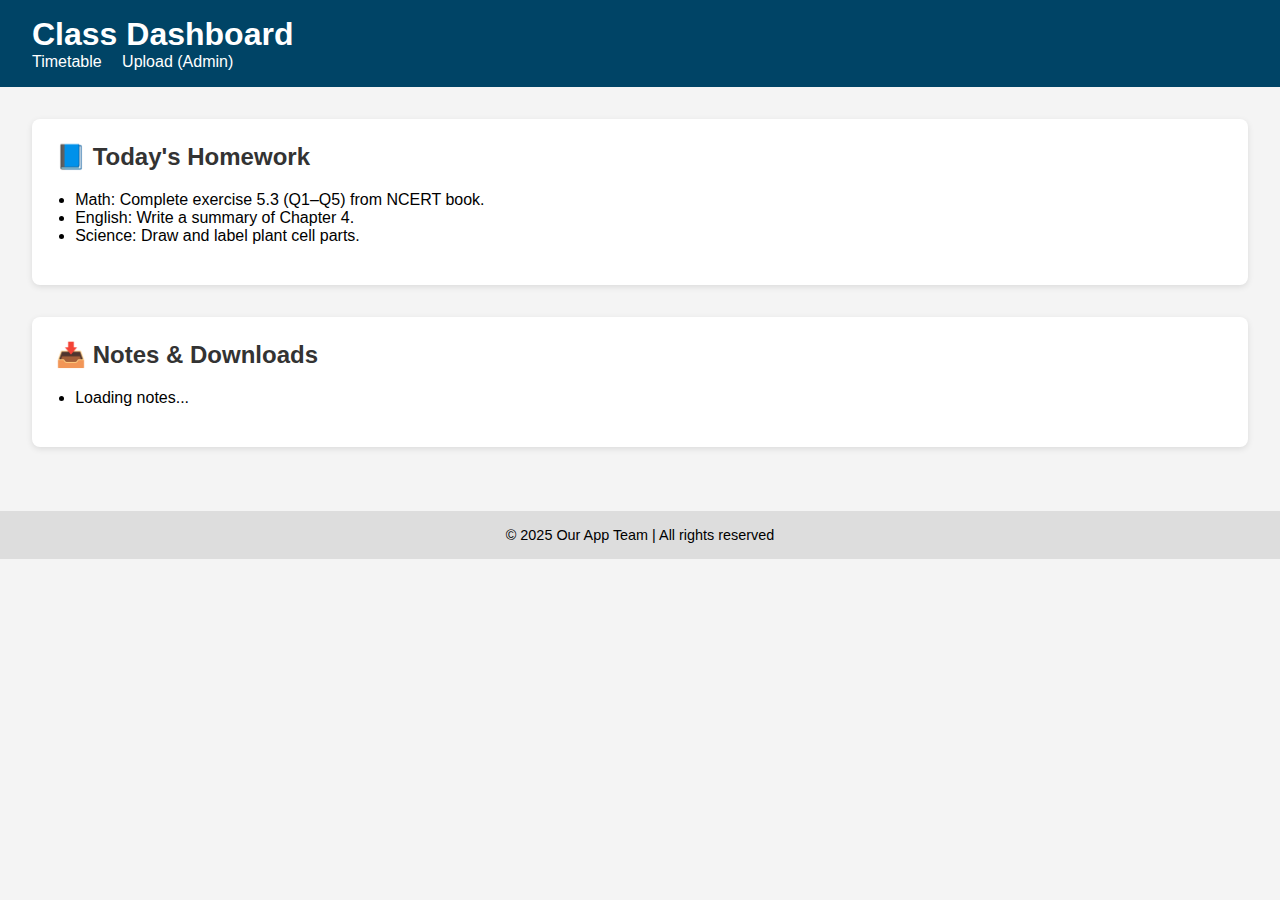
<file: frontend/index.html>
<!DOCTYPE html>
<html lang="en">
<head>
  <meta charset="UTF-8" />
  <meta name="viewport" content="width=device-width, initial-scale=1.0"/>
  <title>Class Dashboard</title>
  <link rel="stylesheet" href="style.css" />
</head>
<body>

  <header>
    <h1>Class Dashboard</h1>
    <nav>
      <a href="timetable.html">Timetable</a>
      <a href="upload.html">Upload (Admin)</a>
    </nav>
  </header>

  <main>
    <section id="today-homework">
      <h2>📘 Today's Homework</h2>
      <ul id="homework-list">
        <li>Loading homework...</li>
      </ul>
    </section>

    <section id="downloads">
      <h2>📥 Notes & Downloads</h2>
      <ul id="downloads-list">
        <li>Loading notes...</li>
      </ul>
    </section>
  </main>

  <footer>
    &copy; 2025 Our App Team | All rights reserved
  </footer>

  <script src="script.js"></script>
</body>
</html>
</file>
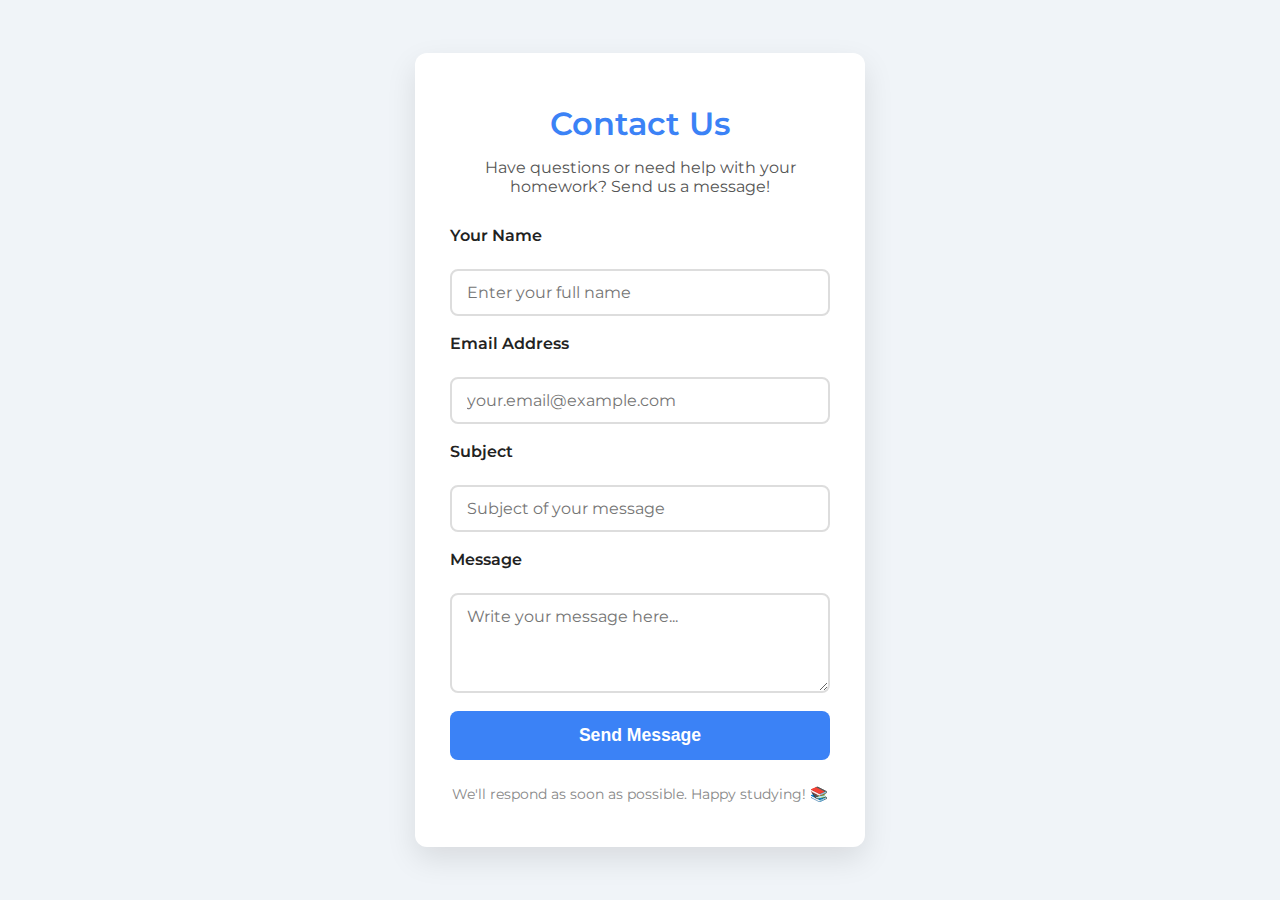
<file: frontend/contact.html>
<!DOCTYPE html>
<html lang="en">
<head>
  <meta charset="UTF-8" />
  <meta name="viewport" content="width=device-width, initial-scale=1" />
  <title>Contact Us - Homework App</title>
  <link href="https://fonts.googleapis.com/css2?family=Montserrat:wght@400;600&display=swap" rel="stylesheet" />
  <style>
    * {
      box-sizing: border-box;
    }

    body {
      margin: 0;
      font-family: 'Montserrat', sans-serif;
      background: #f0f4f8;
      color: #333;
      display: flex;
      justify-content: center;
      align-items: center;
      min-height: 100vh;
      padding: 20px;
    }

    .contact-container {
      background: white;
      max-width: 450px;
      width: 100%;
      border-radius: 12px;
      padding: 30px 35px;
      box-shadow: 0 12px 30px rgba(0, 0, 0, 0.1);
      text-align: center;
    }

    h1 {
      margin-bottom: 15px;
      color: #3b82f6; /* blue */
      font-weight: 600;
    }

    p.subtitle {
      margin-top: 0;
      margin-bottom: 30px;
      color: #555;
      font-size: 1rem;
    }

    form {
      display: flex;
      flex-direction: column;
      gap: 18px;
      text-align: left;
    }

    label {
      font-weight: 600;
      margin-bottom: 6px;
      color: #222;
      display: block;
    }

    input, textarea {
      padding: 12px 15px;
      font-size: 1rem;
      border: 2px solid #ddd;
      border-radius: 8px;
      transition: border-color 0.3s ease;
      resize: vertical;
      font-family: 'Montserrat', sans-serif;
    }

    input:focus, textarea:focus {
      outline: none;
      border-color: #3b82f6;
      box-shadow: 0 0 5px rgba(59, 130, 246, 0.5);
    }

    textarea {
      min-height: 100px;
    }

    button {
      background-color: #3b82f6;
      color: white;
      border: none;
      padding: 14px 0;
      font-size: 1.1rem;
      font-weight: 700;
      border-radius: 8px;
      cursor: pointer;
      transition: background-color 0.3s ease;
    }

    button:hover {
      background-color: #2563eb;
    }

    .footer-text {
      margin-top: 25px;
      font-size: 0.9rem;
      color: #888;
    }
  </style>
</head>
<body>
  <div class="contact-container">
    <h1>Contact Us</h1>
    <p class="subtitle">Have questions or need help with your homework? Send us a message!</p>
    <form action="#" method="POST" onsubmit="alert('Thank you for contacting us! We will get back to you soon.'); return false;">
      <label for="name">Your Name</label>
      <input type="text" id="name" name="name" placeholder="Enter your full name" required />

      <label for="email">Email Address</label>
      <input type="email" id="email" name="email" placeholder="your.email@example.com" required />

      <label for="subject">Subject</label>
      <input type="text" id="subject" name="subject" placeholder="Subject of your message" required />

      <label for="message">Message</label>
      <textarea id="message" name="message" placeholder="Write your message here..." required></textarea>

      <button type="submit">Send Message</button>
    </form>
    <p class="footer-text">We'll respond as soon as possible. Happy studying! 📚</p>
  </div>
</body>
</html>
</file>
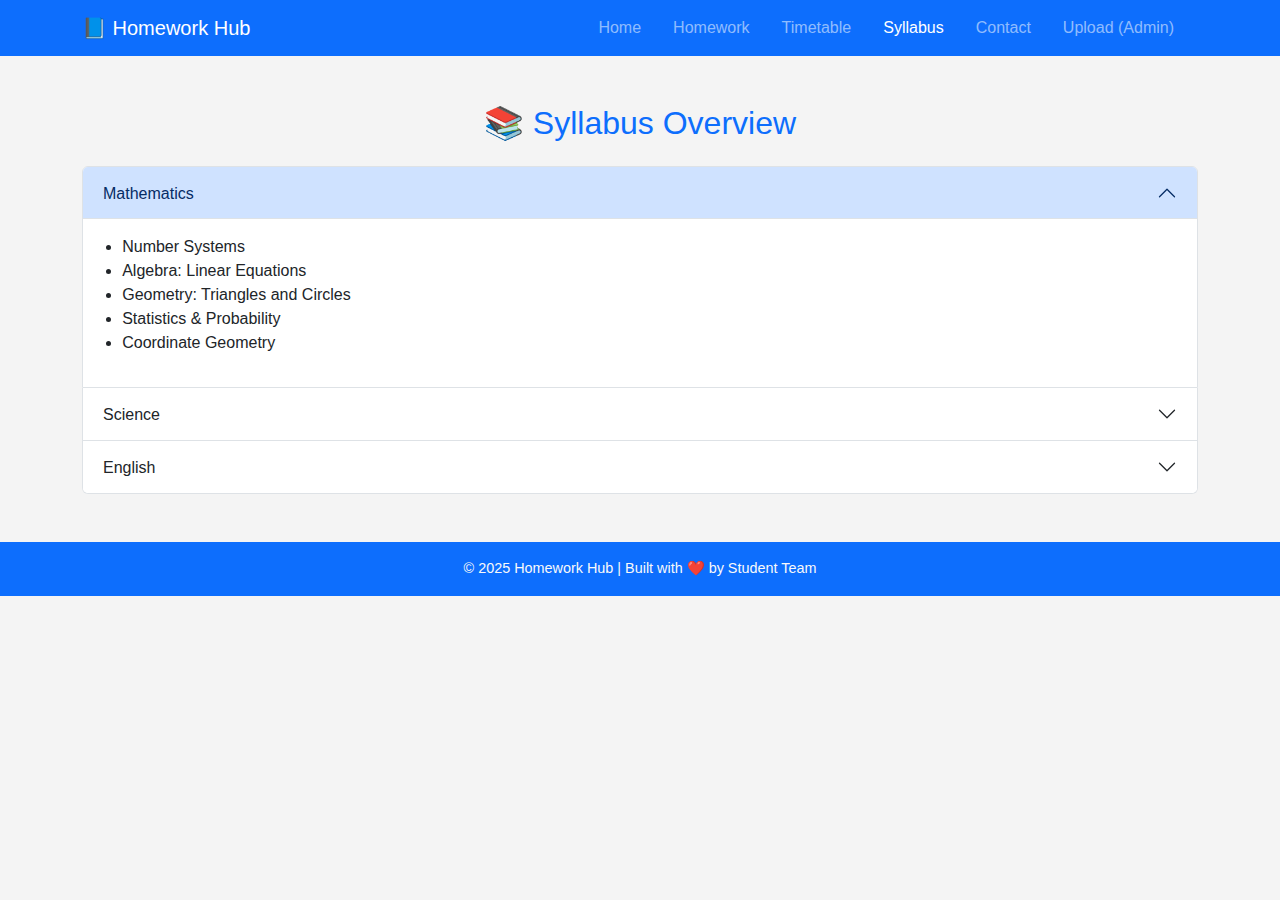
<file: frontend/syllabus.html>
<!DOCTYPE html>
<html lang="en">
<head>
  <meta charset="UTF-8" />
  <meta name="viewport" content="width=device-width, initial-scale=1" />
  <title>Syllabus - Homework Hub</title>
  <!-- Bootstrap CSS -->
  <link href="https://cdn.jsdelivr.net/npm/bootstrap@5.3.0/dist/css/bootstrap.min.css" rel="stylesheet" />
  <!-- Custom CSS -->
  <link rel="stylesheet" href="style.css" />
</head>
<body>
  <!-- Navbar -->
  <nav class="navbar navbar-expand-lg navbar-dark bg-primary">
    <div class="container">
      <a class="navbar-brand" href="index.html">📘 Homework Hub</a>
      <button
        class="navbar-toggler"
        type="button"
        data-bs-toggle="collapse"
        data-bs-target="#navbarNav"
        aria-controls="navbarNav"
        aria-expanded="false"
        aria-label="Toggle navigation"
      >
        <span class="navbar-toggler-icon"></span>
      </button>

      <div class="collapse navbar-collapse" id="navbarNav">
        <ul class="navbar-nav ms-auto">
          <li class="nav-item">
            <a class="nav-link" href="index.html">Home</a>
          </li>
          <li class="nav-item">
            <a class="nav-link" href="homework.html">Homework</a>
          </li>
          <li class="nav-item">
            <a class="nav-link" href="timetable.html">Timetable</a>
          </li>
          <li class="nav-item">
            <a class="nav-link active" aria-current="page" href="syllabus.html">Syllabus</a>
          </li>
          <li class="nav-item">
            <a class="nav-link" href="contact.html">Contact</a>
          </li>
          <li class="nav-item">
            <a class="nav-link" href="upload.html">Upload (Admin)</a>
          </li>
        </ul>
      </div>
    </div>
  </nav>

  <!-- Main Content -->
  <main class="container py-5">
    <h2 class="text-primary text-center mb-4">📚 Syllabus Overview</h2>

    <div class="accordion" id="syllabusAccordion">

      <div class="accordion-item">
        <h2 class="accordion-header" id="headingMath">
          <button
            class="accordion-button"
            type="button"
            data-bs-toggle="collapse"
            data-bs-target="#collapseMath"
            aria-expanded="true"
            aria-controls="collapseMath"
          >
            Mathematics
          </button>
        </h2>
        <div
          id="collapseMath"
          class="accordion-collapse collapse show"
          aria-labelledby="headingMath"
          data-bs-parent="#syllabusAccordion"
        >
          <div class="accordion-body">
            <ul>
              <li>Number Systems</li>
              <li>Algebra: Linear Equations</li>
              <li>Geometry: Triangles and Circles</li>
              <li>Statistics & Probability</li>
              <li>Coordinate Geometry</li>
            </ul>
          </div>
        </div>
      </div>

      <div class="accordion-item">
        <h2 class="accordion-header" id="headingScience">
          <button
            class="accordion-button collapsed"
            type="button"
            data-bs-toggle="collapse"
            data-bs-target="#collapseScience"
            aria-expanded="false"
            aria-controls="collapseScience"
          >
            Science
          </button>
        </h2>
        <div
          id="collapseScience"
          class="accordion-collapse collapse"
          aria-labelledby="headingScience"
          data-bs-parent="#syllabusAccordion"
        >
          <div class="accordion-body">
            <ul>
              <li>Physics: Force and Motion</li>
              <li>Chemistry: Matter and Its Properties</li>
              <li>Biology: Plant and Animal Cells</li>
              <li>Environment and Ecology</li>
              <li>Human Body Systems</li>
            </ul>
          </div>
        </div>
      </div>

      <div class="accordion-item">
        <h2 class="accordion-header" id="headingEnglish">
          <button
            class="accordion-button collapsed"
            type="button"
            data-bs-toggle="collapse"
            data-bs-target="#collapseEnglish"
            aria-expanded="false"
            aria-controls="collapseEnglish"
          >
            English
          </button>
        </h2>
        <div
          id="collapseEnglish"
          class="accordion-collapse collapse"
          aria-labelledby="headingEnglish"
          data-bs-parent="#syllabusAccordion"
        >
          <div class="accordion-body">
            <ul>
              <li>Grammar: Tenses and Sentence Structure</li>
              <li>Vocabulary Building</li>
              <li>Comprehension Passages</li>
              <li>Writing Skills: Essays and Letters</li>
              <li>Poetry and Prose</li>
            </ul>
          </div>
        </div>
      </div>

      <!-- Add more subjects as needed -->
    </div>
  </main>

  <!-- Footer -->
  <footer class="bg-primary text-light text-center py-3">
    <p class="mb-0">&copy; 2025 Homework Hub | Built with ❤️ by Student Team</p>
  </footer>

  <!-- Bootstrap JS Bundle -->
  <script src="https://cdn.jsdelivr.net/npm/bootstrap@5.3.0/dist/js/bootstrap.bundle.min.js"></script>
</body>
</html>
</file>
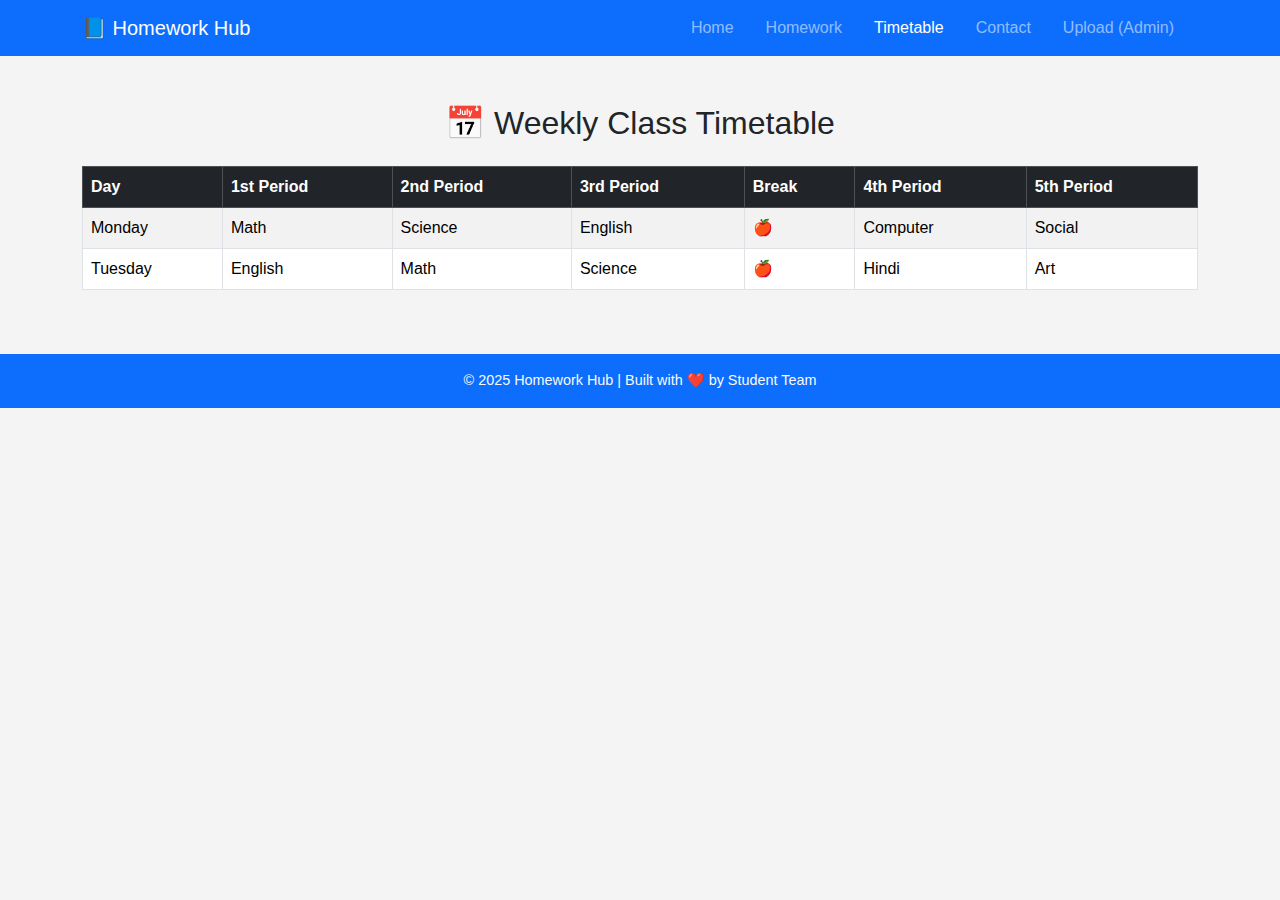
<file: frontend/timetable.html>
<!DOCTYPE html>
<html lang="en">
<head>
  <meta charset="UTF-8" />
  <meta name="viewport" content="width=device-width, initial-scale=1" />
  <title>Timetable - Homework Hub</title>
  <!-- Bootstrap CSS -->
  <link href="https://cdn.jsdelivr.net/npm/bootstrap@5.3.0/dist/css/bootstrap.min.css" rel="stylesheet" />
  <!-- Optional custom CSS -->
  <link rel="stylesheet" href="style.css" />
</head>
<body>
  <!-- Navbar -->
  <nav class="navbar navbar-expand-lg navbar-dark bg-primary">
    <div class="container">
      <a class="navbar-brand" href="index.html">📘 Homework Hub</a>
      <button
        class="navbar-toggler"
        type="button"
        data-bs-toggle="collapse"
        data-bs-target="#navbarNav"
        aria-controls="navbarNav"
        aria-expanded="false"
        aria-label="Toggle navigation"
      >
        <span class="navbar-toggler-icon"></span>
      </button>

      <div class="collapse navbar-collapse" id="navbarNav">
        <ul class="navbar-nav ms-auto">
          <li class="nav-item">
            <a class="nav-link" href="index.html">Home</a>
          </li>
          <li class="nav-item">
            <a class="nav-link" href="homework.html">Homework</a>
          </li>
          <li class="nav-item">
            <a class="nav-link active" aria-current="page" href="timetable.html">Timetable</a>
          </li>
          <li class="nav-item">
            <a class="nav-link" href="contact.html">Contact</a>
          </li>
          <li class="nav-item">
            <a class="nav-link" href="upload.html">Upload (Admin)</a>
          </li>
        </ul>
      </div>
    </div>
  </nav>

  <!-- Timetable Content -->
  <main class="container py-5">
    <h2 class="text-center mb-4">📅 Weekly Class Timetable</h2>
    <div class="table-responsive">
      <table class="table table-bordered table-striped">
        <thead class="table-dark">
          <tr>
            <th>Day</th>
            <th>1st Period</th>
            <th>2nd Period</th>
            <th>3rd Period</th>
            <th>Break</th>
            <th>4th Period</th>
            <th>5th Period</th>
          </tr>
        </thead>
        <tbody>
          <tr>
            <td>Monday</td>
            <td>Math</td>
            <td>Science</td>
            <td>English</td>
            <td>🍎</td>
            <td>Computer</td>
            <td>Social</td>
          </tr>
          <tr>
            <td>Tuesday</td>
            <td>English</td>
            <td>Math</td>
            <td>Science</td>
            <td>🍎</td>
            <td>Hindi</td>
            <td>Art</td>
          </tr>
          <!-- Add more days as needed -->
        </tbody>
      </table>
    </div>
  </main>

  <!-- Footer -->
  <footer class="bg-primary text-light text-center py-3">
    <p class="mb-0">&copy; 2025 Homework Hub | Built with ❤️ by Student Team</p>
  </footer>

  <!-- Bootstrap JS Bundle (Popper + Bootstrap JS) -->
  <script src="https://cdn.jsdelivr.net/npm/bootstrap@5.3.0/dist/js/bootstrap.bundle.min.js"></script>
</body>
</html>
</file>
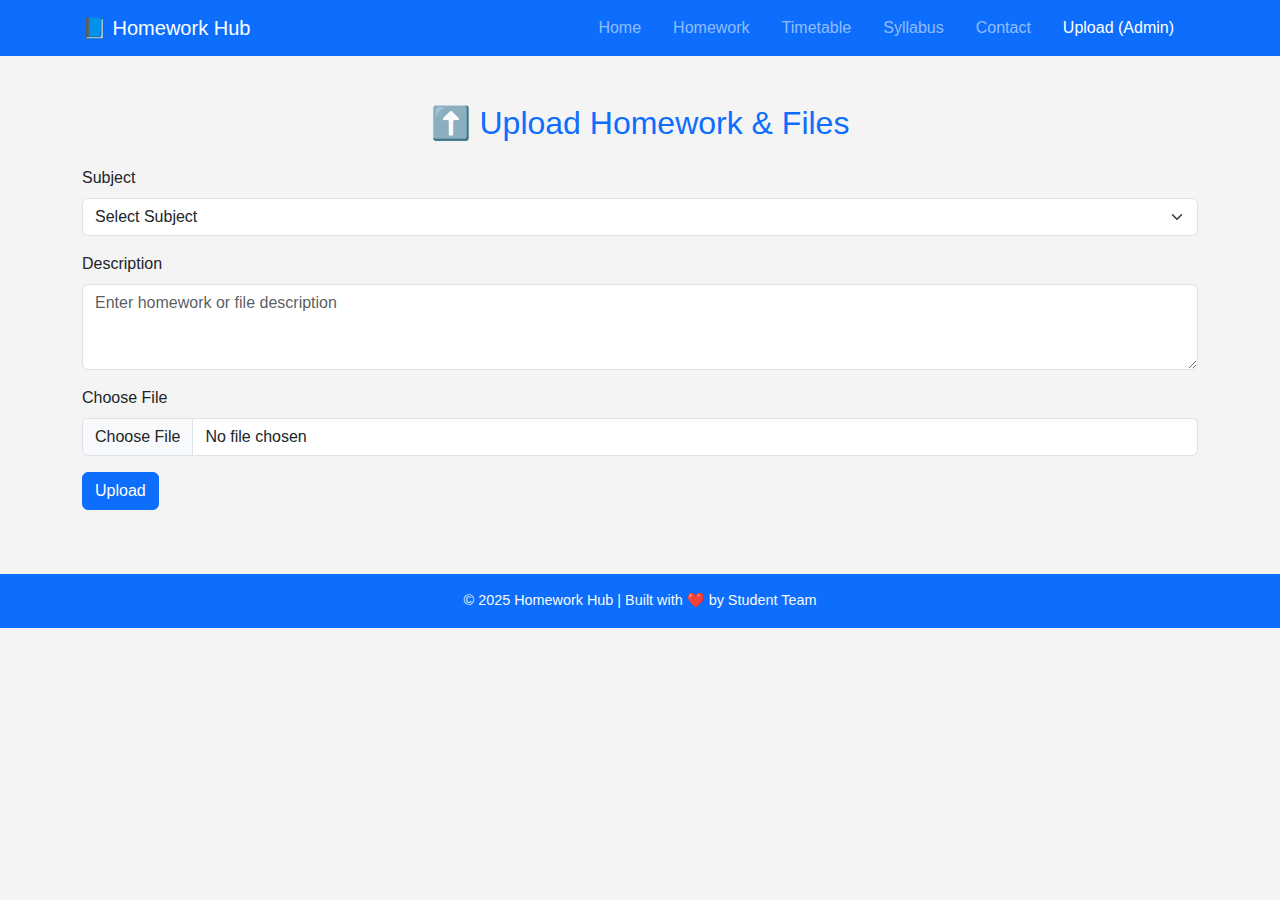
<file: frontend/upload.html>
<!DOCTYPE html>
<html lang="en">
<head>
  <meta charset="UTF-8" />
  <meta name="viewport" content="width=device-width, initial-scale=1" />
  <title>Upload - Homework Hub</title>
  <!-- Bootstrap CSS -->
  <link href="https://cdn.jsdelivr.net/npm/bootstrap@5.3.0/dist/css/bootstrap.min.css" rel="stylesheet" />
  <!-- Custom CSS -->
  <link rel="stylesheet" href="style.css" />
</head>
<body>

  <!-- Navbar -->
  <nav class="navbar navbar-expand-lg navbar-dark bg-primary">
    <div class="container">
      <a class="navbar-brand" href="index.html">📘 Homework Hub</a>
      <button
        class="navbar-toggler"
        type="button"
        data-bs-toggle="collapse"
        data-bs-target="#navbarNav"
        aria-controls="navbarNav"
        aria-expanded="false"
        aria-label="Toggle navigation"
      >
        <span class="navbar-toggler-icon"></span>
      </button>

      <div class="collapse navbar-collapse" id="navbarNav">
        <ul class="navbar-nav ms-auto">
          <li class="nav-item"><a class="nav-link" href="index.html">Home</a></li>
          <li class="nav-item"><a class="nav-link" href="homework.html">Homework</a></li>
          <li class="nav-item"><a class="nav-link" href="timetable.html">Timetable</a></li>
          <li class="nav-item"><a class="nav-link" href="syllabus.html">Syllabus</a></li>
          <li class="nav-item"><a class="nav-link" href="contact.html">Contact</a></li>
          <li class="nav-item"><a class="nav-link active" aria-current="page" href="upload.html">Upload (Admin)</a></li>
        </ul>
      </div>
    </div>
  </nav>

  <!-- Main Content -->
  <main class="container py-5">
    <h2 class="text-primary text-center mb-4">⬆️ Upload Homework & Files</h2>

    <form id="uploadForm" enctype="multipart/form-data">
      <div class="mb-3">
        <label for="subject" class="form-label">Subject</label>
        <select class="form-select" id="subject" name="subject" required>
          <option value="" selected disabled>Select Subject</option>
          <option value="Math">Math</option>
          <option value="English">English</option>
          <option value="Science">Science</option>
          <option value="Social Studies">Social Studies</option>
        </select>
      </div>

      <div class="mb-3">
        <label for="description" class="form-label">Description</label>
        <textarea
          class="form-control"
          id="description"
          name="description"
          rows="3"
          placeholder="Enter homework or file description"
          required
        ></textarea>
      </div>

      <div class="mb-3">
        <label for="fileUpload" class="form-label">Choose File</label>
        <input
          class="form-control"
          type="file"
          id="fileUpload"
          name="fileUpload"
          accept=".pdf,.doc,.docx,.txt,.jpg,.png"
          required
        />
      </div>

      <button type="submit" class="btn btn-primary">Upload</button>
    </form>

    <div id="uploadStatus" class="mt-3"></div>
  </main>

  <!-- Footer -->
  <footer class="bg-primary text-light text-center py-3">
    <p class="mb-0">&copy; 2025 Homework Hub | Built with ❤️ by Student Team</p>
  </footer>

  <!-- Bootstrap JS Bundle -->
  <script src="https://cdn.jsdelivr.net/npm/bootstrap@5.3.0/dist/js/bootstrap.bundle.min.js"></script>

  <script>
    // Basic frontend form handling (no backend)
    const form = document.getElementById('uploadForm');
    const statusDiv = document.getElementById('uploadStatus');

    form.addEventListener('submit', function(event) {
      event.preventDefault();

      // Simple validation & feedback
      const subject = form.subject.value;
      const description = form.description.value.trim();
      const file = form.fileUpload.files[0];

      if (!subject || !description || !file) {
        statusDiv.innerHTML = '<div class="alert alert-danger">Please fill all fields and select a file.</div>';
        return;
      }

      // For demo: just show success message, no real upload
      statusDiv.innerHTML = `
        <div class="alert alert-success">
          Successfully uploaded "<strong>${file.name}</strong>" for <strong>${subject}</strong>!
        </div>
      `;

      form.reset();
    });
  </script>

</body>
</html>
</file>
<file: frontend/style.css>
body {
  font-family: "Segoe UI", Tahoma, Geneva, Verdana, sans-serif;
  margin: 0;
  padding: 0;
  background-color: #f4f4f4;
}

header {
  background-color: #004466;
  color: white;
  padding: 1rem 2rem;
}

header h1 {
  margin: 0;
}

nav a {
  color: #fff;
  margin-right: 1rem;
  text-decoration: none;
  font-weight: 500;
}

main {
  padding: 2rem;
}

section {
  margin-bottom: 2rem;
  background: white;
  padding: 1.5rem;
  border-radius: 8px;
  box-shadow: 0 2px 6px rgba(0, 0, 0, 0.1);
}

section h2 {
  margin-top: 0;
  color: #333;
}

ul {
  padding-left: 1.2rem;
}

footer {
  text-align: center;
  padding: 1rem;
  background-color: #ddd;
  font-size: 0.9rem;
}

@media (max-width: 600px) {
  nav a {
    display: block;
    margin: 0.5rem 0;
  }

  main {
    padding: 1rem;
  }
}
</file>
